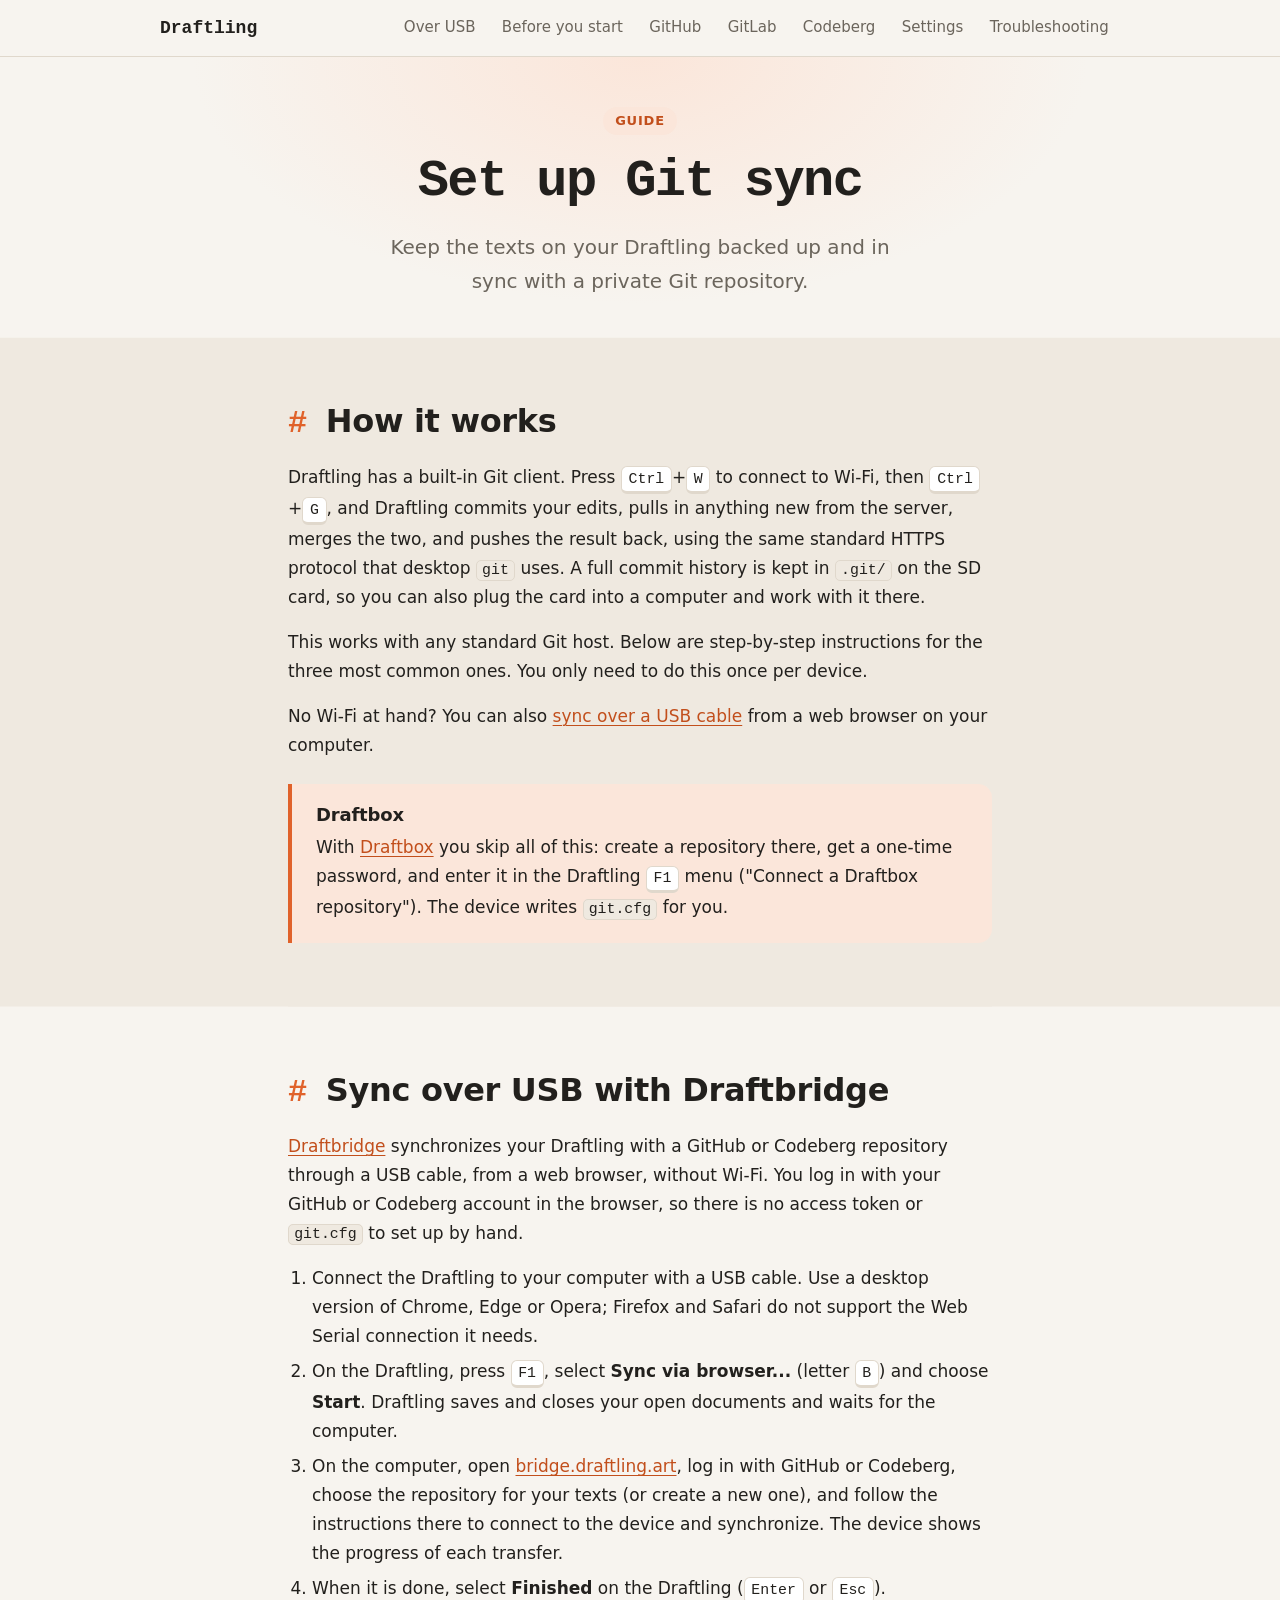
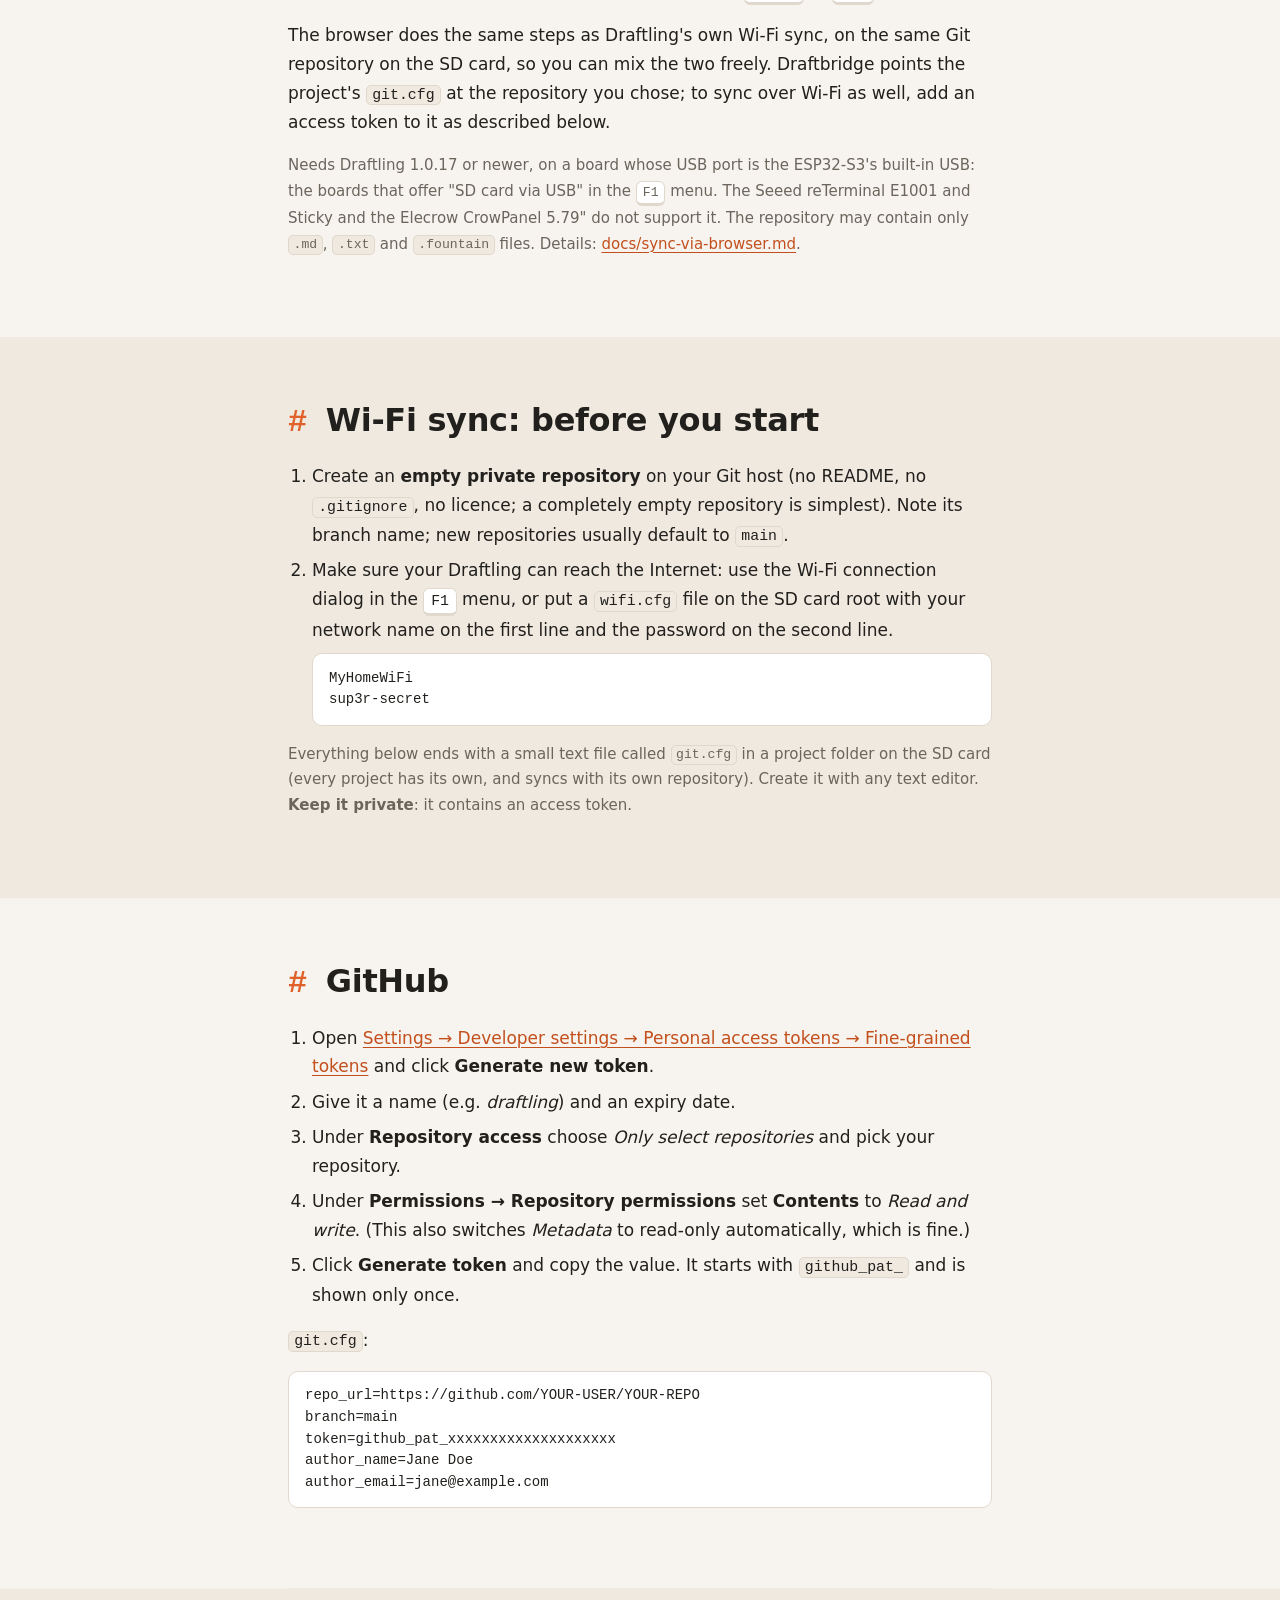
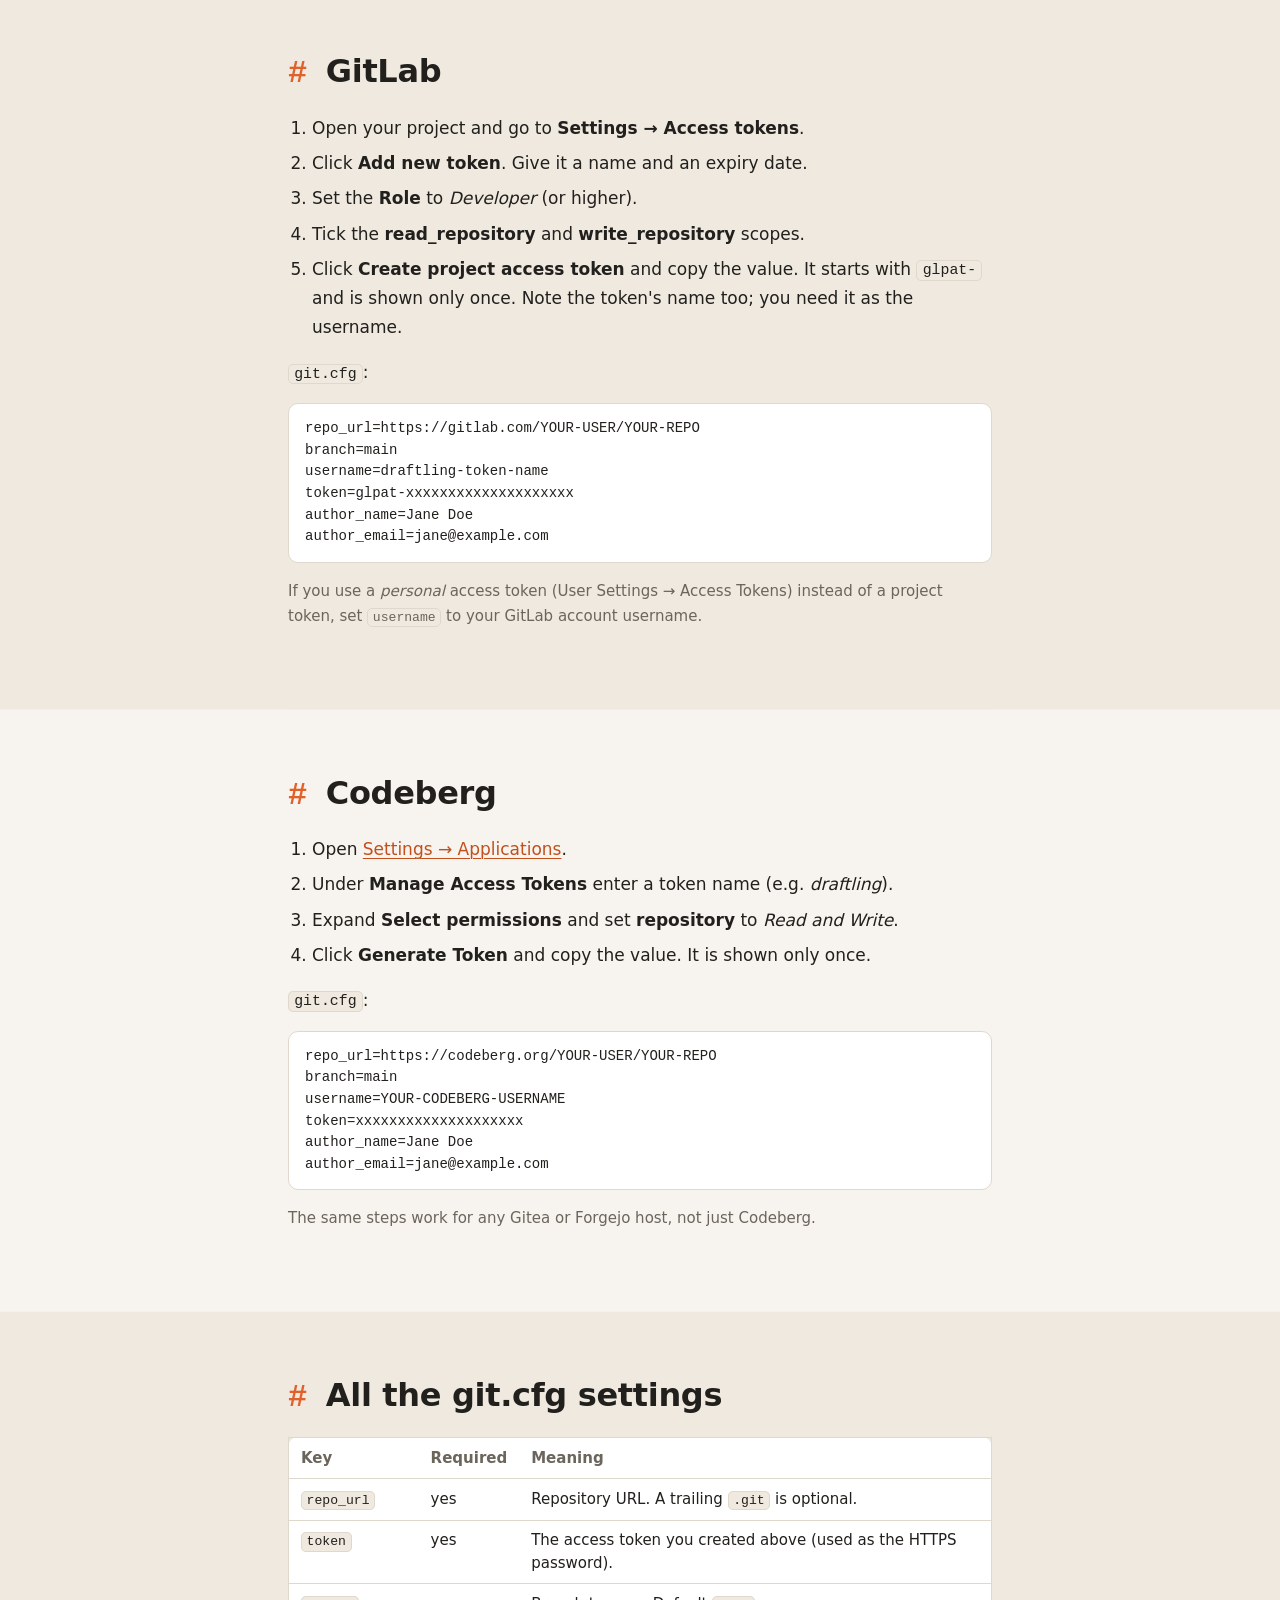
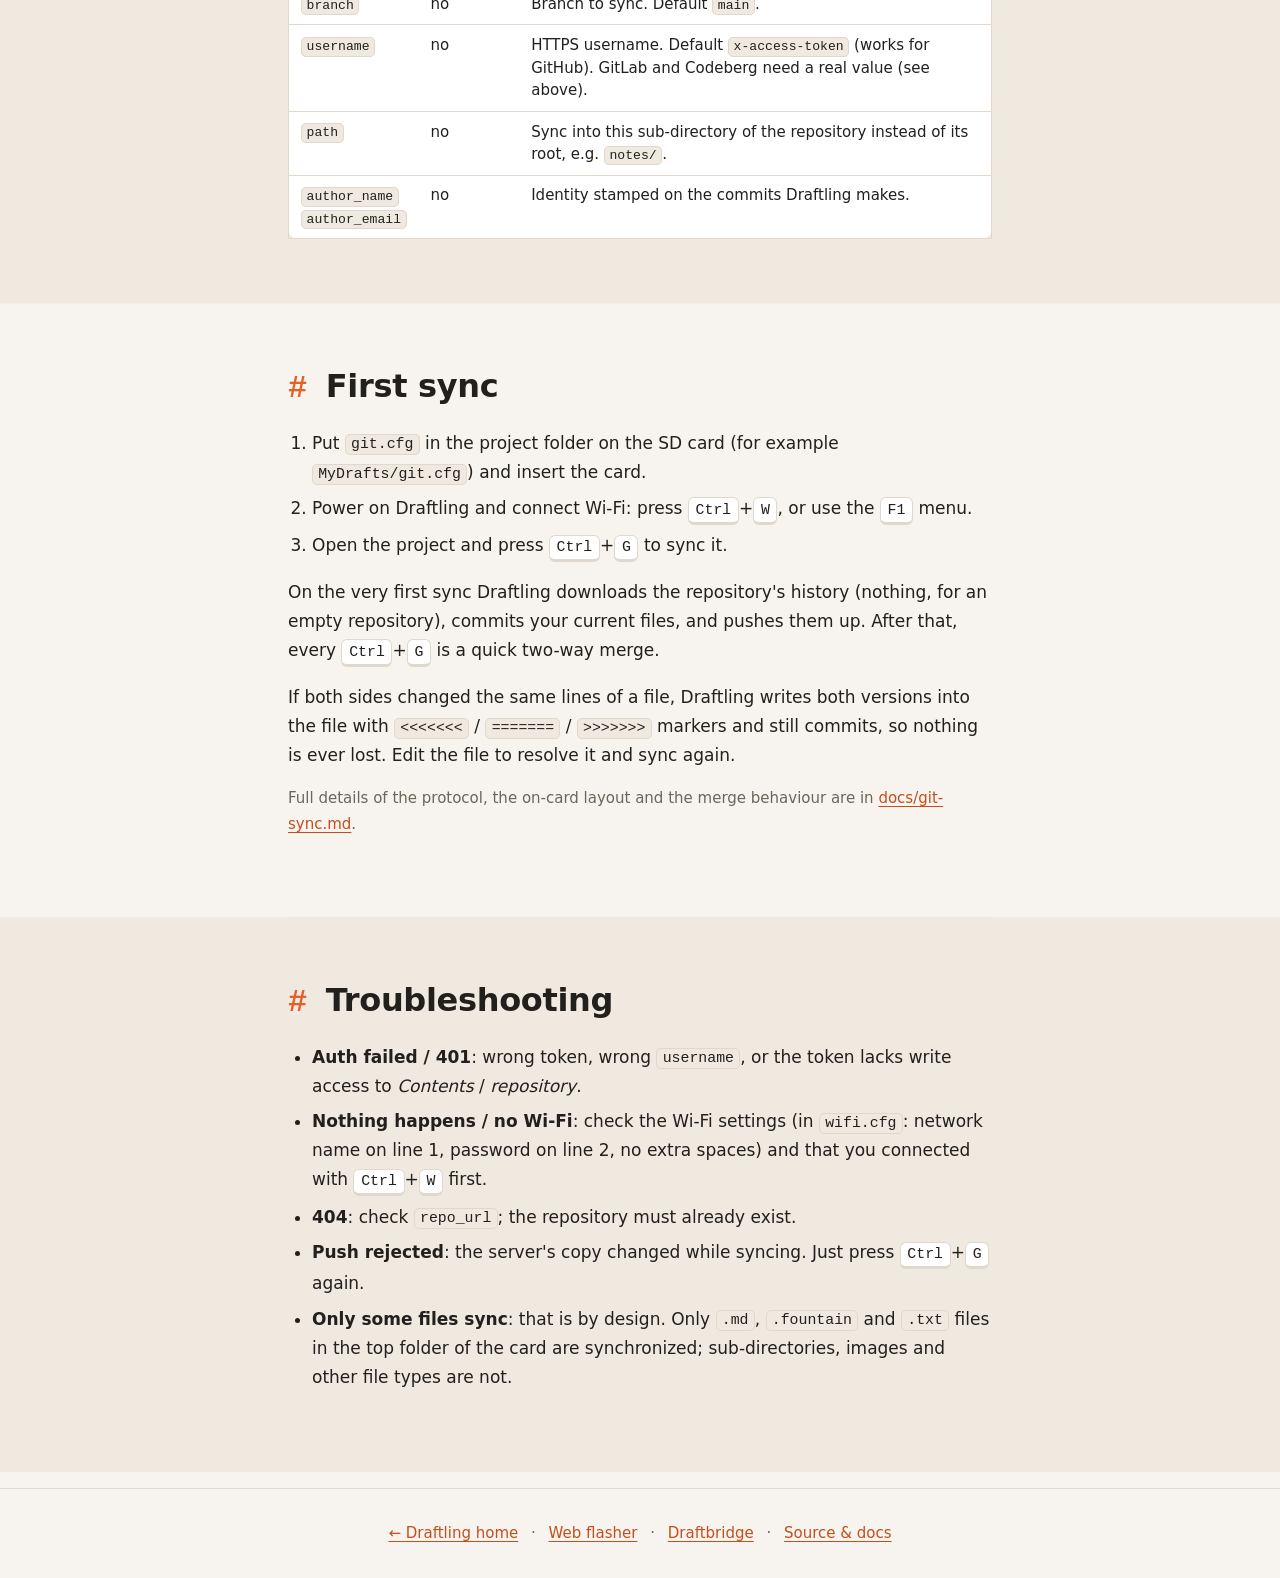
<file: web/git-sync.html>
<!DOCTYPE html>
<html lang="en">
<head>
  <meta charset="utf-8">
  <meta name="viewport" content="width=device-width, initial-scale=1">
  <title>Draftling -- Git sync setup</title>
  <meta name="description" content="How to set up Git synchronization on a Draftling writerdeck with GitHub, GitLab, Codeberg or any other Git host.">
  <meta name="color-scheme" content="light dark">
  <link rel="stylesheet" href="styles.css">
</head>
<body>

  <nav class="topnav">
    <div class="wrap topnav-inner">
      <a class="brand" href="index.html">Draftling</a>
      <ul>
        <li><a href="#usb">Over USB</a></li>
        <li><a href="#start">Before you start</a></li>
        <li><a href="#github">GitHub</a></li>
        <li><a href="#gitlab">GitLab</a></li>
        <li><a href="#codeberg">Codeberg</a></li>
        <li><a href="#settings">Settings</a></li>
        <li><a href="#trouble">Troubleshooting</a></li>
      </ul>
    </div>
  </nav>

  <header class="hero hero-compact" id="top">
    <div class="wrap">
      <p class="eyebrow">Guide</p>
      <h1>Set up Git sync</h1>
      <p class="lead">
        Keep the texts on your Draftling backed up and in sync with a
        private Git repository.
      </p>
    </div>
  </header>

  <main class="wrap content">

    <section id="intro">
      <h2>How it works</h2>
      <p>
        Draftling has a built-in Git client. Press
        <kbd>Ctrl</kbd>+<kbd>W</kbd> to connect to Wi-Fi, then
        <kbd>Ctrl</kbd>+<kbd>G</kbd>, and Draftling commits your edits,
        pulls in anything new from the server, merges the two, and
        pushes the result back, using the same standard HTTPS protocol
        that desktop <code>git</code> uses. A full commit history is kept
        in <code>.git/</code> on the SD card, so you can also plug the
        card into a computer and work with it there.
      </p>
      <p>
        This works with any standard Git host. Below are step-by-step
        instructions for the three most common ones. You only need to do
        this once per device.
      </p>
      <p>
        No Wi-Fi at hand? You can also
        <a href="#usb">sync over a USB cable</a> from a web browser on
        your computer.
      </p>
      <aside class="callout">
        <h3>Draftbox</h3>
        <p>
          With <a href="https://draftbox.art/">Draftbox</a> you skip all
          of this: create a repository there, get a one-time password,
          and enter it in the Draftling <kbd>F1</kbd> menu ("Connect a
          Draftbox repository"). The device writes <code>git.cfg</code>
          for you.
        </p>
      </aside>
    </section>

    <section id="usb">
      <h2>Sync over USB with Draftbridge</h2>
      <p>
        <a href="https://bridge.draftling.art/">Draftbridge</a>
        synchronizes your Draftling with a GitHub or Codeberg repository
        through a USB cable, from a web browser, without Wi-Fi. You log
        in with your GitHub or Codeberg account in the browser, so there
        is no access token or <code>git.cfg</code> to set up by hand.
      </p>
      <ol>
        <li>
          Connect the Draftling to your computer with a USB cable. Use a
          desktop version of Chrome, Edge or Opera; Firefox and Safari
          do not support the Web Serial connection it needs.
        </li>
        <li>
          On the Draftling, press <kbd>F1</kbd>, select
          <strong>Sync via browser...</strong> (letter <kbd>B</kbd>) and
          choose <strong>Start</strong>. Draftling saves and closes your
          open documents and waits for the computer.
        </li>
        <li>
          On the computer, open
          <a href="https://bridge.draftling.art/">bridge.draftling.art</a>,
          log in with GitHub or Codeberg, choose the repository for your
          texts (or create a new one), and follow the instructions there
          to connect to the device and synchronize. The device shows the
          progress of each transfer.
        </li>
        <li>
          When it is done, select <strong>Finished</strong> on the
          Draftling (<kbd>Enter</kbd> or <kbd>Esc</kbd>).
        </li>
      </ol>
      <p>
        The browser does the same steps as Draftling's own Wi-Fi sync,
        on the same Git repository on the SD card, so you can mix the
        two freely. Draftbridge points the project's <code>git.cfg</code>
        at the repository you chose; to sync over Wi-Fi as well, add an
        access token to it as described below.
      </p>
      <p class="hint">
        Needs Draftling 1.0.17 or newer, on a board whose USB port is
        the ESP32-S3's built-in USB: the boards that offer "SD card via
        USB" in the <kbd>F1</kbd> menu. The Seeed reTerminal E1001 and
        Sticky and the Elecrow CrowPanel 5.79" do not support it. The
        repository may contain only <code>.md</code>, <code>.txt</code>
        and <code>.fountain</code> files. Details:
        <a href="https://github.com/clackups/draftling/blob/main/docs/sync-via-browser.md">docs/sync-via-browser.md</a>.
      </p>
    </section>

    <section id="start">
      <h2>Wi-Fi sync: before you start</h2>
      <ol>
        <li>
          Create an <strong>empty private repository</strong> on your
          Git host (no README, no <code>.gitignore</code>, no licence; a
          completely empty repository is simplest). Note its branch
          name; new repositories usually default to <code>main</code>.
        </li>
        <li>
          Make sure your Draftling can reach the Internet: use the Wi-Fi
          connection dialog in the <kbd>F1</kbd> menu, or put a
          <code>wifi.cfg</code> file on the SD card root with your
          network name on the first line and the password on the second
          line.
          <pre>MyHomeWiFi
sup3r-secret</pre>
        </li>
      </ol>
      <p class="hint">
        Everything below ends with a small text file called
        <code>git.cfg</code> in a project folder on the SD card (every
        project has its own, and syncs with its own repository). Create
        it with any text editor. <strong>Keep it private</strong>: it contains an access
        token.
      </p>
    </section>

    <section id="github">
      <h2>GitHub</h2>
      <ol>
        <li>
          Open
          <a href="https://github.com/settings/personal-access-tokens">Settings
          &rarr; Developer settings &rarr; Personal access tokens &rarr;
          Fine-grained tokens</a> and click <strong>Generate new
          token</strong>.
        </li>
        <li>Give it a name (e.g. <em>draftling</em>) and an expiry date.</li>
        <li>
          Under <strong>Repository access</strong> choose
          <em>Only select repositories</em> and pick your repository.
        </li>
        <li>
          Under <strong>Permissions &rarr; Repository permissions</strong>
          set <strong>Contents</strong> to <em>Read and write</em>. (This
          also switches <em>Metadata</em> to read-only automatically,
          which is fine.)
        </li>
        <li>
          Click <strong>Generate token</strong> and copy the value. It
          starts with <code>github_pat_</code> and is shown only once.
        </li>
      </ol>
      <p><code>git.cfg</code>:</p>
      <pre>repo_url=https://github.com/YOUR-USER/YOUR-REPO
branch=main
token=github_pat_xxxxxxxxxxxxxxxxxxxx
author_name=Jane Doe
author_email=jane@example.com</pre>
    </section>

    <section id="gitlab">
      <h2>GitLab</h2>
      <ol>
        <li>Open your project and go to <strong>Settings &rarr; Access tokens</strong>.</li>
        <li>Click <strong>Add new token</strong>. Give it a name and an expiry date.</li>
        <li>Set the <strong>Role</strong> to <em>Developer</em> (or higher).</li>
        <li>
          Tick the <strong>read_repository</strong> and
          <strong>write_repository</strong> scopes.
        </li>
        <li>
          Click <strong>Create project access token</strong> and copy the
          value. It starts with <code>glpat-</code> and is shown only
          once. Note the token's name too; you need it as the username.
        </li>
      </ol>
      <p><code>git.cfg</code>:</p>
      <pre>repo_url=https://gitlab.com/YOUR-USER/YOUR-REPO
branch=main
username=draftling-token-name
token=glpat-xxxxxxxxxxxxxxxxxxxx
author_name=Jane Doe
author_email=jane@example.com</pre>
      <p class="hint">
        If you use a <em>personal</em> access token (User Settings &rarr;
        Access Tokens) instead of a project token, set
        <code>username</code> to your GitLab account username.
      </p>
    </section>

    <section id="codeberg">
      <h2>Codeberg</h2>
      <ol>
        <li>
          Open
          <a href="https://codeberg.org/user/settings/applications">Settings
          &rarr; Applications</a>.
        </li>
        <li>
          Under <strong>Manage Access Tokens</strong> enter a token name
          (e.g. <em>draftling</em>).
        </li>
        <li>
          Expand <strong>Select permissions</strong> and set
          <strong>repository</strong> to <em>Read and Write</em>.
        </li>
        <li>
          Click <strong>Generate Token</strong> and copy the value. It is
          shown only once.
        </li>
      </ol>
      <p><code>git.cfg</code>:</p>
      <pre>repo_url=https://codeberg.org/YOUR-USER/YOUR-REPO
branch=main
username=YOUR-CODEBERG-USERNAME
token=xxxxxxxxxxxxxxxxxxxx
author_name=Jane Doe
author_email=jane@example.com</pre>
      <p class="hint">
        The same steps work for any Gitea or Forgejo host, not just
        Codeberg.
      </p>
    </section>

    <section id="settings">
      <h2>All the git.cfg settings</h2>
      <div class="table-scroll">
        <table class="cfg-table">
          <thead>
            <tr><th>Key</th><th>Required</th><th>Meaning</th></tr>
          </thead>
          <tbody>
            <tr><td><code>repo_url</code></td><td>yes</td><td>Repository URL. A trailing <code>.git</code> is optional.</td></tr>
            <tr><td><code>token</code></td><td>yes</td><td>The access token you created above (used as the HTTPS password).</td></tr>
            <tr><td><code>branch</code></td><td>no</td><td>Branch to sync. Default <code>main</code>.</td></tr>
            <tr><td><code>username</code></td><td>no</td><td>HTTPS username. Default <code>x-access-token</code> (works for GitHub). GitLab and Codeberg need a real value (see above).</td></tr>
            <tr><td><code>path</code></td><td>no</td><td>Sync into this sub-directory of the repository instead of its root, e.g. <code>notes/</code>.</td></tr>
            <tr><td><code>author_name</code><br><code>author_email</code></td><td>no</td><td>Identity stamped on the commits Draftling makes.</td></tr>
          </tbody>
        </table>
      </div>
    </section>

    <section id="first">
      <h2>First sync</h2>
      <ol>
        <li>Put <code>git.cfg</code> in the project folder on the SD card (for example <code>MyDrafts/git.cfg</code>) and insert the card.</li>
        <li>Power on Draftling and connect Wi-Fi: press <kbd>Ctrl</kbd>+<kbd>W</kbd>, or use the <kbd>F1</kbd> menu.</li>
        <li>Open the project and press <kbd>Ctrl</kbd>+<kbd>G</kbd> to sync it.</li>
      </ol>
      <p>
        On the very first sync Draftling downloads the repository's
        history (nothing, for an empty repository), commits your current
        files, and pushes them up. After that, every
        <kbd>Ctrl</kbd>+<kbd>G</kbd> is a quick two-way merge.
      </p>
      <p>
        If both sides changed the same lines of a file, Draftling writes
        both versions into the file with
        <code>&lt;&lt;&lt;&lt;&lt;&lt;&lt;</code> /
        <code>=======</code> /
        <code>&gt;&gt;&gt;&gt;&gt;&gt;&gt;</code> markers and still
        commits, so nothing is ever lost. Edit the file to resolve it and
        sync again.
      </p>
      <p class="hint">
        Full details of the protocol, the on-card layout and the merge
        behaviour are in
        <a href="https://github.com/clackups/draftling/blob/main/docs/git-sync.md">docs/git-sync.md</a>.
      </p>
    </section>

    <section id="trouble">
      <h2>Troubleshooting</h2>
      <ul class="tshoot">
        <li><strong>Auth failed / 401</strong>: wrong token, wrong <code>username</code>, or the token lacks write access to <em>Contents</em> / <em>repository</em>.</li>
        <li><strong>Nothing happens / no Wi-Fi</strong>: check the Wi-Fi settings (in <code>wifi.cfg</code>: network name on line 1, password on line 2, no extra spaces) and that you connected with <kbd>Ctrl</kbd>+<kbd>W</kbd> first.</li>
        <li><strong>404</strong>: check <code>repo_url</code>; the repository must already exist.</li>
        <li><strong>Push rejected</strong>: the server's copy changed while syncing. Just press <kbd>Ctrl</kbd>+<kbd>G</kbd> again.</li>
        <li><strong>Only some files sync</strong>: that is by design. Only <code>.md</code>, <code>.fountain</code> and <code>.txt</code> files in the top folder of the card are synchronized; sub-directories, images and other file types are not.</li>
      </ul>
    </section>

  </main>

  <footer class="footer">
    <div class="wrap">
      <p>
        <a href="index.html">&larr; Draftling home</a>
        <span class="sep">&middot;</span>
        <a href="https://clackups.github.io/draftling/">Web flasher</a>
        <span class="sep">&middot;</span>
        <a href="https://bridge.draftling.art/">Draftbridge</a>
        <span class="sep">&middot;</span>
        <a href="https://github.com/clackups/draftling">Source &amp; docs</a>
      </p>
    </div>
  </footer>

</body>
</html>
</file>
<file: web/styles.css>
/* Draftling website -- single-page layout */

:root {
  --bg: #f7f4ef;
  --band: #efe9e0;
  --surface: #ffffff;
  --text: #22201d;
  --muted: #6b655c;
  --border: #e0d8cc;
  --accent: #e0622a;
  --accent-strong: #c24f1c;
  --accent-soft: #fbe6da;
  --nav-bg: rgba(247, 244, 239, 0.85);
  --shadow: 0 1px 2px rgba(34, 32, 29, 0.06), 0 10px 30px rgba(34, 32, 29, 0.10);
  --radius: 14px;
  --nav-h: 3.5rem;
  --font-sans: system-ui, -apple-system, "Segoe UI", Roboto, "Helvetica Neue", Arial, sans-serif;
  --font-mono: ui-monospace, "SF Mono", Menlo, Consolas, "Liberation Mono", monospace;
}

@media (prefers-color-scheme: dark) {
  :root {
    --bg: #171614;
    --band: #1e1c19;
    --surface: #26231f;
    --text: #ece8e1;
    --muted: #a39c91;
    --border: #38342e;
    --accent: #f07a45;
    --accent-strong: #ff9461;
    --accent-soft: #3a2519;
    --nav-bg: rgba(23, 22, 20, 0.85);
    --shadow: 0 1px 2px rgba(0, 0, 0, 0.3), 0 10px 30px rgba(0, 0, 0, 0.4);
  }
}

*,
*::before,
*::after {
  box-sizing: border-box;
}

html {
  -webkit-text-size-adjust: 100%;
  scroll-behavior: smooth;
  scroll-padding-top: calc(var(--nav-h) + 1rem);
}

body {
  margin: 0;
  background: var(--bg);
  color: var(--text);
  font-family: var(--font-sans);
  font-size: 1.0625rem;
  line-height: 1.7;
  -webkit-font-smoothing: antialiased;
  overflow-x: hidden;
}

img {
  max-width: 100%;
  height: auto;
}

a {
  color: var(--accent-strong);
  text-decoration-thickness: 1px;
  text-underline-offset: 0.18em;
}

a:hover {
  color: var(--accent);
  text-decoration-thickness: 2px;
}

a:focus-visible {
  outline: 2px solid var(--accent);
  outline-offset: 3px;
  border-radius: 4px;
}

h1,
h2,
h3 {
  line-height: 1.2;
  letter-spacing: -0.01em;
}

h2 {
  font-size: clamp(1.6rem, 4vw, 2rem);
  margin: 0 0 1.25rem;
}

h2::before {
  content: "# ";
  font-family: var(--font-mono);
  color: var(--accent);
}

h3 {
  font-size: 1.125rem;
  margin: 1.75rem 0 0.5rem;
}

p {
  margin: 0 0 1rem;
}

code,
kbd {
  font-family: var(--font-mono);
  font-size: 0.875em;
}

code {
  background: var(--band);
  border: 1px solid var(--border);
  border-radius: 5px;
  padding: 0.1em 0.35em;
}

kbd {
  display: inline-block;
  min-width: 1.6em;
  padding: 0.05em 0.45em;
  text-align: center;
  line-height: 1.5;
  background: var(--surface);
  border: 1px solid var(--border);
  border-bottom-width: 3px;
  border-radius: 6px;
  white-space: nowrap;
}

.wrap {
  width: 100%;
  max-width: 46rem;
  margin: 0 auto;
  padding: 0 1rem;
}

/* ---- Sticky navigation ---- */

.topnav {
  position: sticky;
  top: 0;
  z-index: 10;
  background: var(--nav-bg);
  -webkit-backdrop-filter: blur(10px);
  backdrop-filter: blur(10px);
  border-bottom: 1px solid var(--border);
}

.topnav-inner {
  max-width: 62rem;
  min-height: var(--nav-h);
  display: flex;
  align-items: center;
  justify-content: space-between;
  gap: 1rem;
}

.brand {
  font-family: var(--font-mono);
  font-weight: 700;
  font-size: 1.125rem;
  color: var(--text);
  text-decoration: none;
}

.brand:hover {
  color: var(--accent);
}

.topnav ul {
  list-style: none;
  display: flex;
  gap: 0.25rem;
  margin: 0;
  padding: 0;
  overflow-x: auto;
  scrollbar-width: none;
}

.topnav ul::-webkit-scrollbar {
  display: none;
}

.topnav li a {
  display: block;
  padding: 0.35rem 0.7rem;
  font-size: 0.9375rem;
  font-weight: 500;
  color: var(--muted);
  text-decoration: none;
  border-radius: 8px;
  white-space: nowrap;
}

.topnav li a:hover {
  color: var(--text);
  background: var(--band);
}

@media (max-width: 560px) {
  .topnav-inner {
    flex-direction: column;
    align-items: flex-start;
    gap: 0;
    padding-top: 0.4rem;
    padding-bottom: 0.4rem;
  }

  .topnav ul {
    width: 100%;
    margin-left: -0.7rem;
  }

  html {
    scroll-padding-top: 6rem;
  }
}

/* ---- Hero ---- */

.hero {
  text-align: center;
  padding: 4rem 0 3.5rem;
  background:
    radial-gradient(40rem 22rem at 50% 0%, var(--accent-soft), transparent 70%),
    var(--bg);
}

.eyebrow {
  display: inline-block;
  margin: 0 0 1rem;
  padding: 0.2rem 0.75rem;
  font-size: 0.8125rem;
  font-weight: 600;
  letter-spacing: 0.06em;
  text-transform: uppercase;
  color: var(--accent-strong);
  background: var(--accent-soft);
  border-radius: 999px;
}

.hero h1 {
  font-family: var(--font-mono);
  font-size: clamp(2.75rem, 9vw, 4.5rem);
  font-weight: 700;
  letter-spacing: -0.03em;
  margin: 0 0 1rem;
}

.lead {
  font-size: 1.25rem;
  color: var(--muted);
  max-width: 32rem;
  margin: 0 auto 2rem;
}

.actions {
  display: flex;
  flex-wrap: wrap;
  justify-content: center;
  gap: 0.75rem;
}

.btn {
  display: inline-flex;
  align-items: center;
  padding: 0.7rem 1.25rem;
  font-weight: 600;
  font-size: 1rem;
  text-decoration: none;
  color: var(--text);
  background: var(--surface);
  border: 1px solid var(--border);
  border-radius: 10px;
  transition: transform 0.15s ease, box-shadow 0.15s ease, background 0.15s ease;
}

.btn:hover {
  color: var(--text);
  transform: translateY(-1px);
  box-shadow: var(--shadow);
}

.btn:focus-visible {
  outline: 2px solid var(--accent);
  outline-offset: 3px;
}

.btn-primary,
.btn-primary:hover {
  color: #fff;
  background: var(--accent);
  border-color: var(--accent);
}

.btn-primary:hover {
  background: var(--accent-strong);
  border-color: var(--accent-strong);
}

.hero-figure {
  margin: 3rem auto 0;
}

.hero-figure img {
  display: block;
  margin: 0 auto;
  border-radius: var(--radius);
  box-shadow: var(--shadow);
}

.hero-figure figcaption {
  margin-top: 0.75rem;
  font-size: 0.875rem;
  color: var(--muted);
}

/* ---- Sections: alternating full-width bands ---- */

.content {
  padding-bottom: 1rem;
}

.content section {
  padding: 4rem 0;
}

.content section:nth-child(odd) {
  background: var(--band);
  /* Extend the band to the full viewport width. */
  box-shadow: 0 0 0 100vmax var(--band);
  clip-path: inset(0 -100vmax);
}

/* Feature cards */

.features {
  list-style: none;
  padding: 0;
  margin: 2rem 0 0;
  display: grid;
  gap: 1rem;
}

@media (min-width: 640px) {
  .features {
    grid-template-columns: repeat(3, 1fr);
  }
}

.features li {
  background: var(--surface);
  border: 1px solid var(--border);
  border-radius: var(--radius);
  padding: 1.25rem;
  transition: transform 0.15s ease, box-shadow 0.15s ease;
}

.features li:hover {
  transform: translateY(-2px);
  box-shadow: var(--shadow);
}

.features h3 {
  margin: 0 0 0.35rem;
  font-family: var(--font-mono);
  color: var(--accent-strong);
}

.features p {
  margin: 0;
  font-size: 0.9375rem;
  color: var(--muted);
}

/* Numbered setup steps */

.steps {
  list-style: none;
  counter-reset: step;
  padding: 0;
  margin: 0;
}

.steps > li {
  counter-increment: step;
  position: relative;
  padding-left: 3.25rem;
  padding-bottom: 1.5rem;
}

.steps > li:last-child {
  padding-bottom: 0;
}

.steps > li::before {
  content: counter(step);
  position: absolute;
  left: 0;
  top: 0;
  width: 2.25rem;
  height: 2.25rem;
  display: grid;
  place-items: center;
  font-family: var(--font-mono);
  font-weight: 700;
  color: #fff;
  background: var(--accent);
  border-radius: 50%;
}

.steps > li:not(:last-child)::after {
  content: "";
  position: absolute;
  left: calc(1.125rem - 1px);
  top: 2.5rem;
  bottom: 0.25rem;
  width: 2px;
  background: var(--border);
}

.steps h3 {
  margin: 0.3rem 0 0.5rem;
}

/* Device list */

.devices {
  list-style: none;
  padding: 0;
  margin: 1rem 0 0;
  display: grid;
  gap: 0.5rem;
}

@media (min-width: 640px) {
  .devices {
    grid-template-columns: 1fr 1fr;
  }
}

.devices li {
  background: var(--surface);
  border: 1px solid var(--border);
  border-radius: 10px;
  padding: 0.6rem 0.9rem;
  line-height: 1.4;
}

.devices a {
  font-weight: 600;
  text-decoration: none;
}

.devices a:hover {
  text-decoration: underline;
}

.note {
  display: block;
  margin-top: 0.15rem;
  font-size: 0.8125rem;
  color: var(--muted);
}

/* Draftbox callout */

.callout {
  margin: 1.5rem 0 0;
  padding: 1.25rem 1.5rem;
  background: var(--accent-soft);
  border-left: 4px solid var(--accent);
  border-radius: 0 var(--radius) var(--radius) 0;
}

.callout h3 {
  margin-top: 0;
}

.callout p:last-child {
  margin-bottom: 0;
}

/* ---- Footer ---- */

.footer {
  border-top: 1px solid var(--border);
  padding: 2rem 0;
  font-size: 0.9375rem;
  color: var(--muted);
  text-align: center;
}

.footer p {
  margin: 0;
}

.footer .sep {
  margin: 0 0.5rem;
}

/* ---- Guide pages (git-sync.html) ---- */

.hero-compact {
  padding: 3rem 0 2.5rem;
}

.hero-compact h1 {
  font-size: clamp(2.25rem, 7vw, 3.25rem);
}

.lead:last-child {
  margin-bottom: 0;
}

.content ol:not(.steps),
.content ul.tshoot {
  padding-left: 1.5rem;
  margin: 0 0 1rem;
}

.content ol:not(.steps) > li,
.content ul.tshoot > li {
  margin-bottom: 0.4rem;
}

pre {
  font-family: var(--font-mono);
  font-size: 0.875rem;
  line-height: 1.55;
  background: var(--surface);
  border: 1px solid var(--border);
  border-radius: 10px;
  padding: 0.85rem 1rem;
  margin: 0.5rem 0 1rem;
  overflow-x: auto;
}

.hint {
  font-size: 0.9375rem;
  color: var(--muted);
}

.table-scroll {
  overflow-x: auto;
}

.cfg-table {
  width: 100%;
  border-collapse: collapse;
  font-size: 0.9375rem;
  line-height: 1.5;
  background: var(--surface);
  border: 1px solid var(--border);
  border-radius: 10px;
}

.cfg-table th,
.cfg-table td {
  text-align: left;
  vertical-align: top;
  padding: 0.55rem 0.75rem;
  border-bottom: 1px solid var(--border);
}

.cfg-table tbody tr:last-child td {
  border-bottom: none;
}

.cfg-table th {
  font-weight: 600;
  color: var(--muted);
}

.cfg-table td:first-child {
  white-space: nowrap;
}

@media (prefers-reduced-motion: reduce) {
  html {
    scroll-behavior: auto;
  }

  .btn,
  .features li {
    transition: none;
  }
}
</file>
